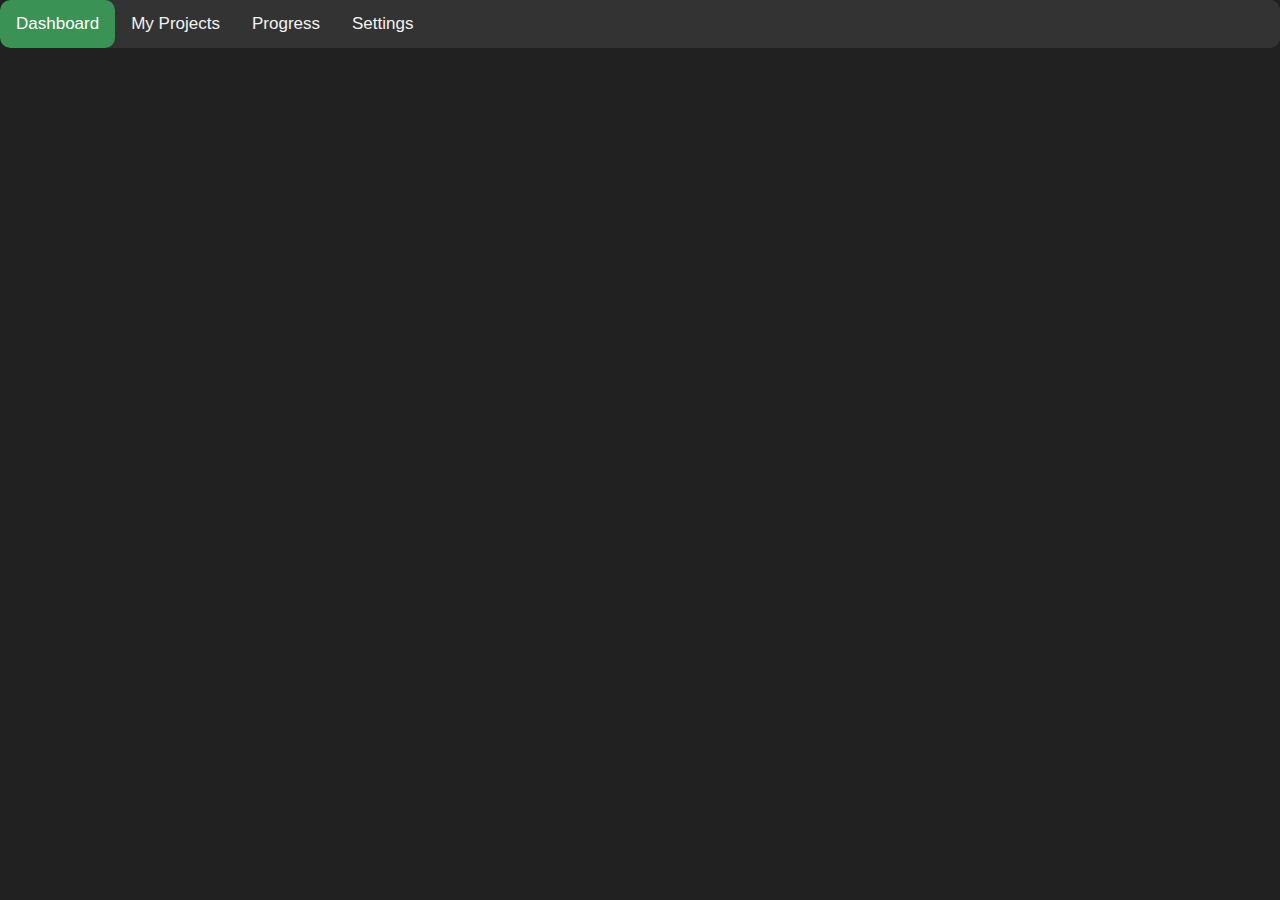
<file: dash.html>
<!DOCTYPE html>
<html>
<head>
    <link href="https://5aliver6.github.io/resources/css/index.css" type="text/css" rel="stylesheet">
    <title>Wordtrackr - Dashboard</title>
</head>
<body>
    <!--Navbar-->
    <div class="topnav">
        <a class="active" href="#dashboard">Dashboard</a>
        <a href="#projects">My Projects</a>
        <a href="#progress">Progress</a>
        <a href="#settings">Settings</a>
      </div> 
    
</body>
</html>
</file>
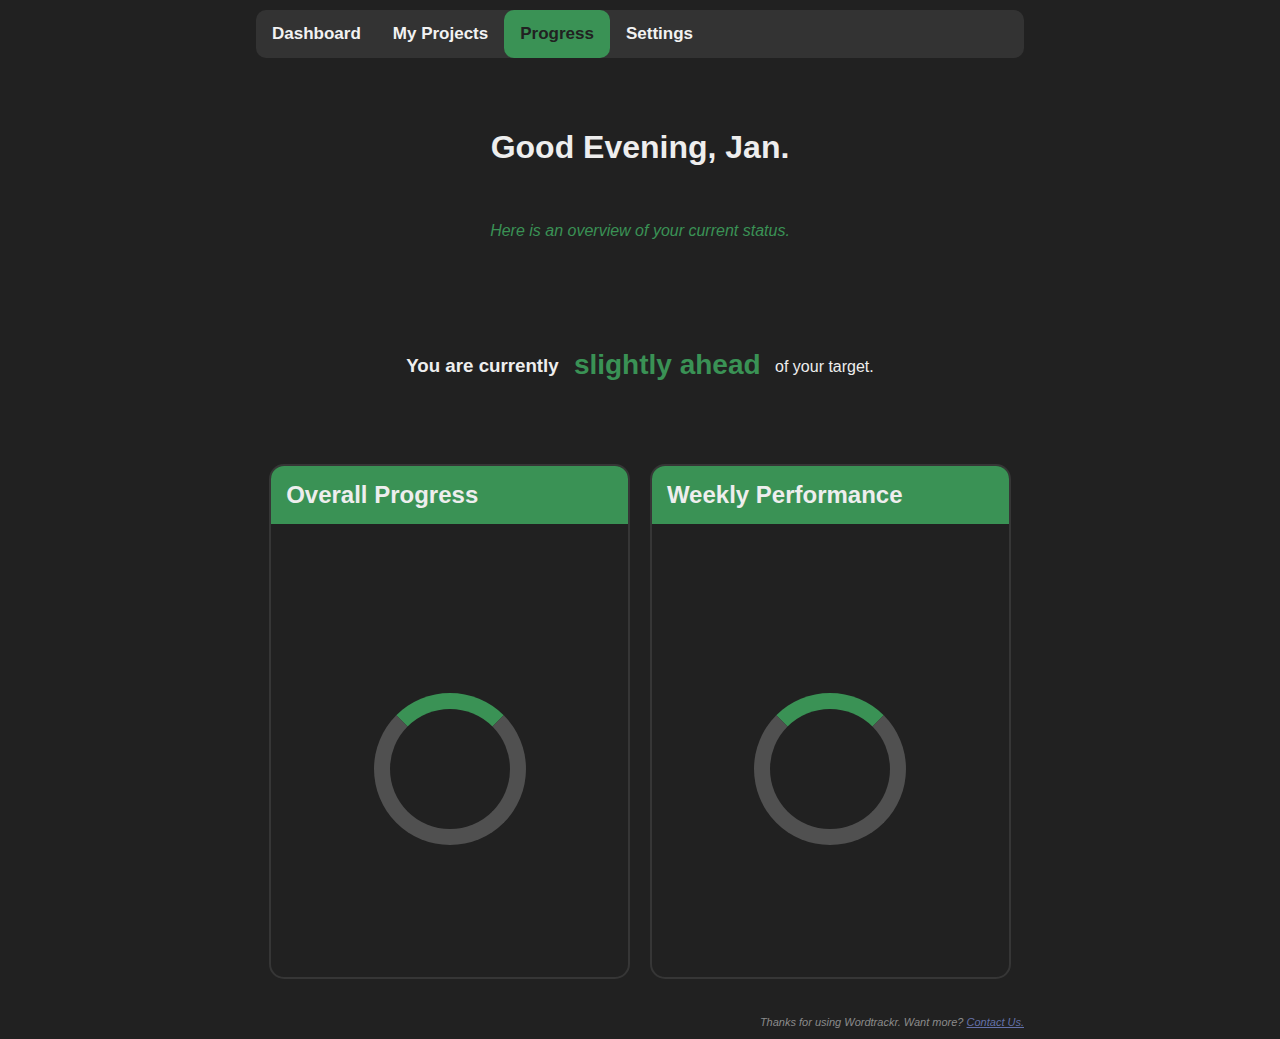
<file: progress.html>
<!DOCTYPE html>
<html>
<head>
    <link href="resources/css/dash.css" type="text/css" rel="stylesheet">
    <title>Wordtrackr - Dashboard</title>
</head>
<body>
    <!--Navbar-->
    <div class="topnav">
        <a href="dash.html">Dashboard</a>
        <a href="#projects">My Projects</a>
        <a class="active" href="#progress">Progress</a>
        <a href="settings.html">Settings</a>
      </div> 

    <div class="title">
        <h1>Good Evening, Jan.</h1>
            <br>
                <p id="subtitle">Here is an overview of your current status.</p>
                <br>
                <div class="performancewriteout">
                <h3>
                    You are currently
                    <h2 id="performance">slightly ahead</h2>
                    of your target.
                </h3>
                </div>
    </div>
    <div class="StatsBoxBody">
        <div class="StatsBox">
            <h2 id="BoxTitle">Overall Progress</h2>
                <br>
                <p><div class="loader"></div></p>
        </div>
        <div class="StatsBox">
            <h2 id="BoxTitle">Weekly Performance</h2>
                <br>
                <p><div class="loader"></div></p>
        </div>
    </div> <br>
    <footer>
        <p>Thanks for using Wordtrackr. Want more? <a href="#contactus">Contact Us.</a></p>
    </footer>
</body>
</html>
</file>
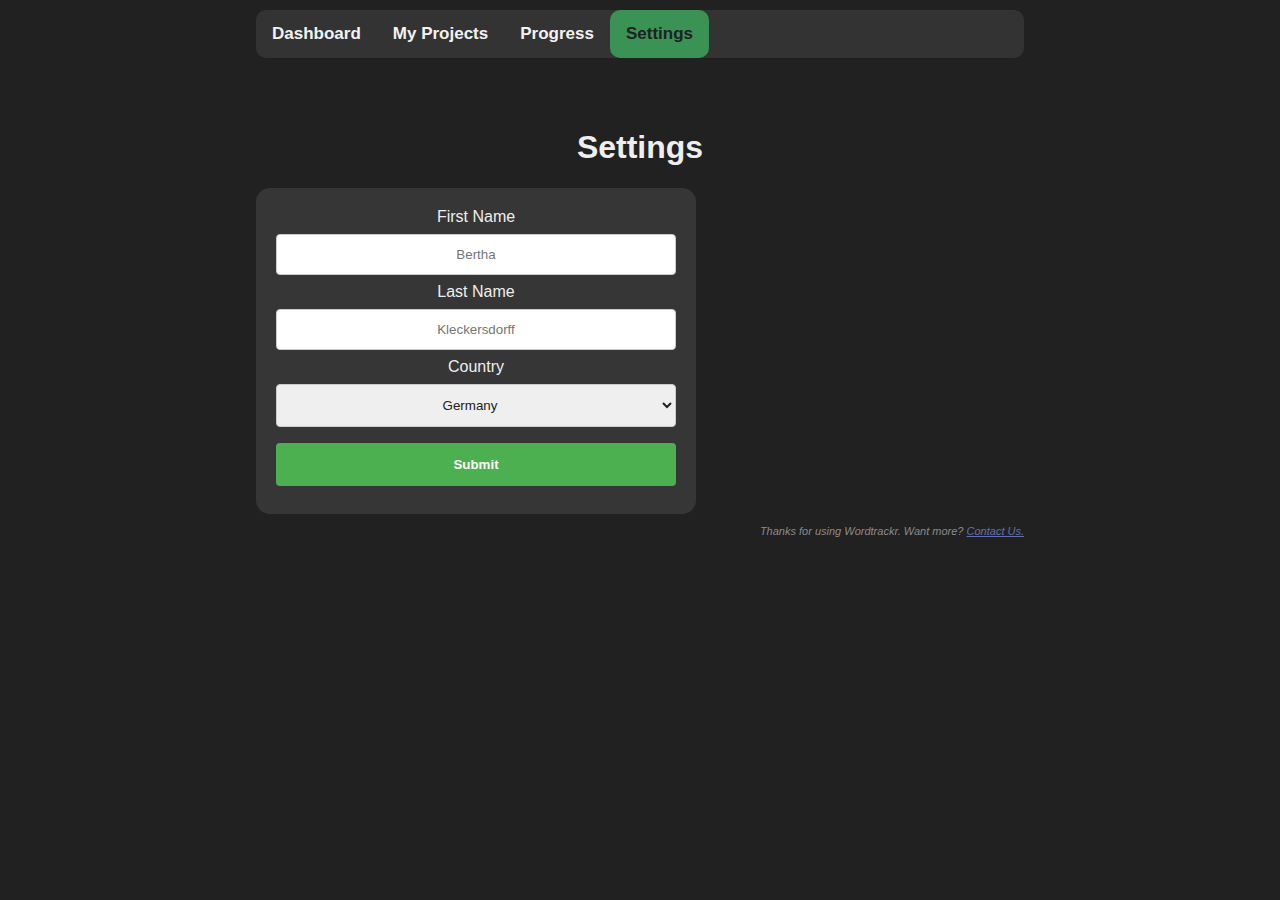
<file: settings.html>
<!DOCTYPE html>
<html>
<head>
    <link href="resources/css/dash.css" type="text/css" rel="stylesheet">
    <title>Wordtrackr - Dashboard</title>
</head>
<body>
    <!--Navbar-->
    <div class="topnav">
        <a href="dash.html">Dashboard</a>
        <a href="dash.html">My Projects</a>
        <a href="progress.html">Progress</a>
        <a class="active" href="settings.html">Settings</a>
      </div> 

    <div class="title">
        <h1>Settings</h1>
    </div>
    <div class="AccountInfo">
        <form>
            <label for="fname">First Name</label>
            <input type="text" id="fname" name="firstname" placeholder="Bertha">
             <label for="lname">Last Name</label>
            <input type="text" id="lname" name="lastname" placeholder="Kleckersdorff">
    
            <label for="country">Country</label>
                <select id="country" name="country">
                    <option value="Germany">Germany</option>
                    <option value="USA">United States of America</option>
                    <option value="UK">United Kingdom</option>
        </select>
      
        <input type="submit" value="Submit">
      </form>
    </div>
    <footer>
        <p>Thanks for using Wordtrackr. Want more? <a href="#contactus">Contact Us.</a></p>
    </footer>
</body>
</html>
</file>
<file: resources/css/dash.css>
* {
    font-family: Helvetica, Arial, sans-serif;
	  text-align: center;
    color: rgb(238, 238, 238);
  }
   
  body {
    min-width:50%;
    max-width:60%;
    margin: 0 auto;
    background-color: #212121;
  }

  .title {
    padding-top: 50px;
    text-align: left;
  }

  title h1 {
    line-height: 20%;
  }

  .title #performance {
    font-size: 28px;
    font-weight: 700;
    vertical-align: -2px;
    display: inline;
    text-align: center;
    margin: 0 10px;
    color:rgb(58, 146, 85)
  }

  .title h3 {
    display: inline;
    text-align: center;
  }

  .performancewriteout {
    margin: 75px;
  }

  #subtitle {
    text-align: center;
    font-style: italic;
    color: rgb(58, 146, 85);
  }

.StatsBoxBody {
  min-width: 60%;
}

.StatsBox {
  display: inline-block;
  box-sizing: border-box;
  margin: 1%;
  max-height: 20%;
  min-height: 20%;
  min-width: 47%;
  max-width: 47%;
  border: 2px solid rgb(54, 54, 54);
  border-radius: 15px;  
}

.StatsBox h2 {
  background-color: rgb(58, 146, 85);
  border-radius: 13px 13px 0 0;
  margin-top: 0px;
  padding-left: 15px;
  padding-top: 15px;
  padding-bottom: 15px;
  text-align: left;
}

.StatsBox p {
margin-left: auto;
padding-top: 100px;
}

footer {
  float: right;
}

footer p {
  color: rgb(139, 139, 139);
  font-style: italic;
  font-size: 11px;
}

footer a {
  color:rgb(100, 113, 170)
}

/* Topnav Bg */
.topnav {
  margin-top: 10px;
    background-color: #333;
    overflow: hidden;
    border-radius: 10px;
  }
  
  /* Topnav Styling */
  .topnav a {
    font-weight: bold;
    float: left;
    color: #f2f2f2;
    text-align: center;
    padding: 14px 16px;
    text-decoration: none;
    font-size: 17px;
  }
  
  /* Topnav Hover */
  .topnav a:hover {
    background-color: #ddd;
    color: #212121;
    border-radius: 10px;
  }
  
  /* Topnav Color */
  .topnav a.active {
    background-color: rgb(58, 146, 85);
    color: #212121;
    border-radius: 10px;
  }

  /* LADEBALKEN TEMP */
  .loader {
    margin: auto;
    border: 16px solid #505050;
    border-top: 16px solid rgb(58, 146, 85);
    border-radius: 50%;
    width: 120px;
    height: 120px;
    animation: spin 2s linear infinite;
  }
  
  @keyframes spin {
    0% { transform: rotate(0deg); }
    100% { transform: rotate(360deg); }
  }

  /* INPUT STLYLING */

  .AccountInfo {
    border-radius: 14px;
    background-color: rgb(54, 54, 54);
    padding: 20px;
    margin-top: 20px;
    max-width: 400px;
  }

  input[type=text], select {
    width: 100%;
    padding: 12px 20px;
    margin: 8px 0;
    display: inline-block;
    border: 1px solid #ccc;
    border-radius: 4px;
    box-sizing: border-box;
    color: #212121;
  }
  
  input[type=submit] {
    width: 100%;
    background-color: #4CAF50;
    color: white;
    font-weight: bolder;
    padding: 14px 20px;
    margin: 8px 0;
    border: none;
    border-radius: 4px;
    cursor: pointer;
  }
  
  input[type=submit]:hover {
    background-color: #45a049;
  }

  select option {
    background-color: rgb(54, 54, 54);
  }
</file>
